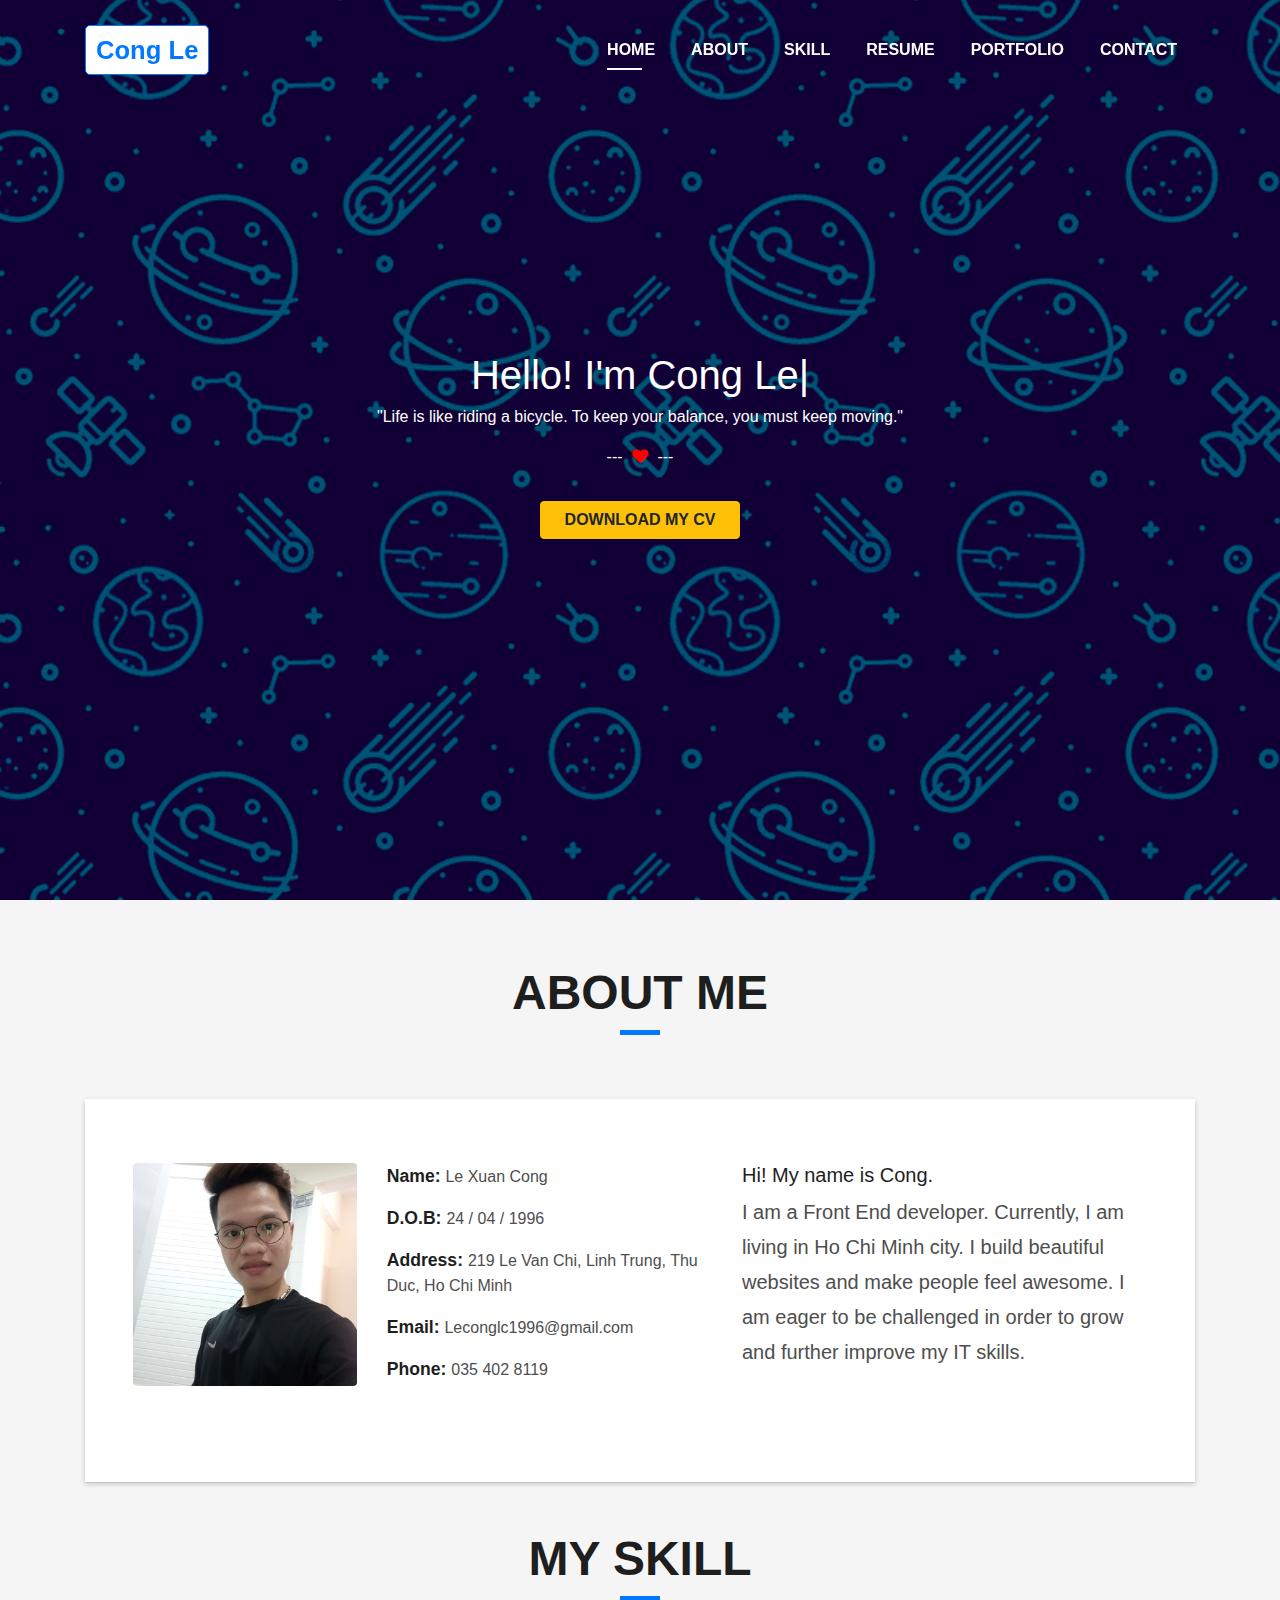
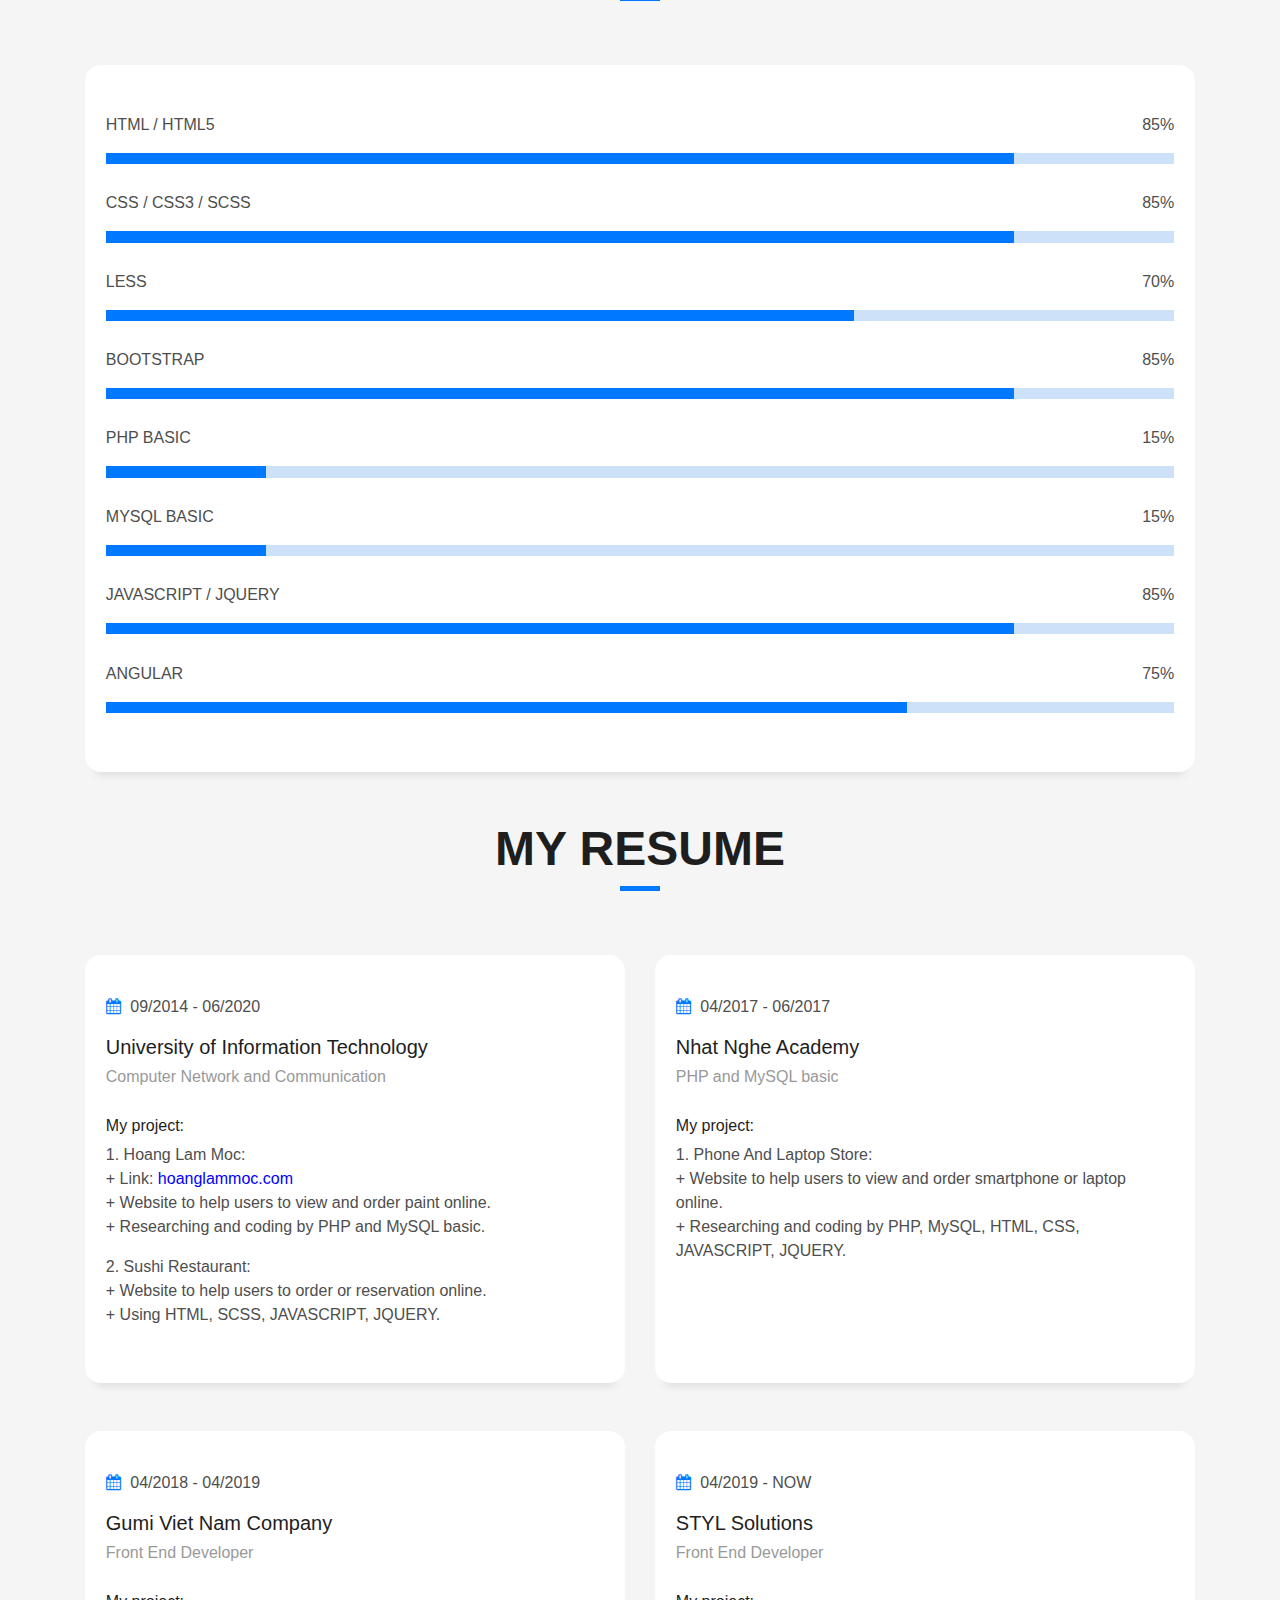
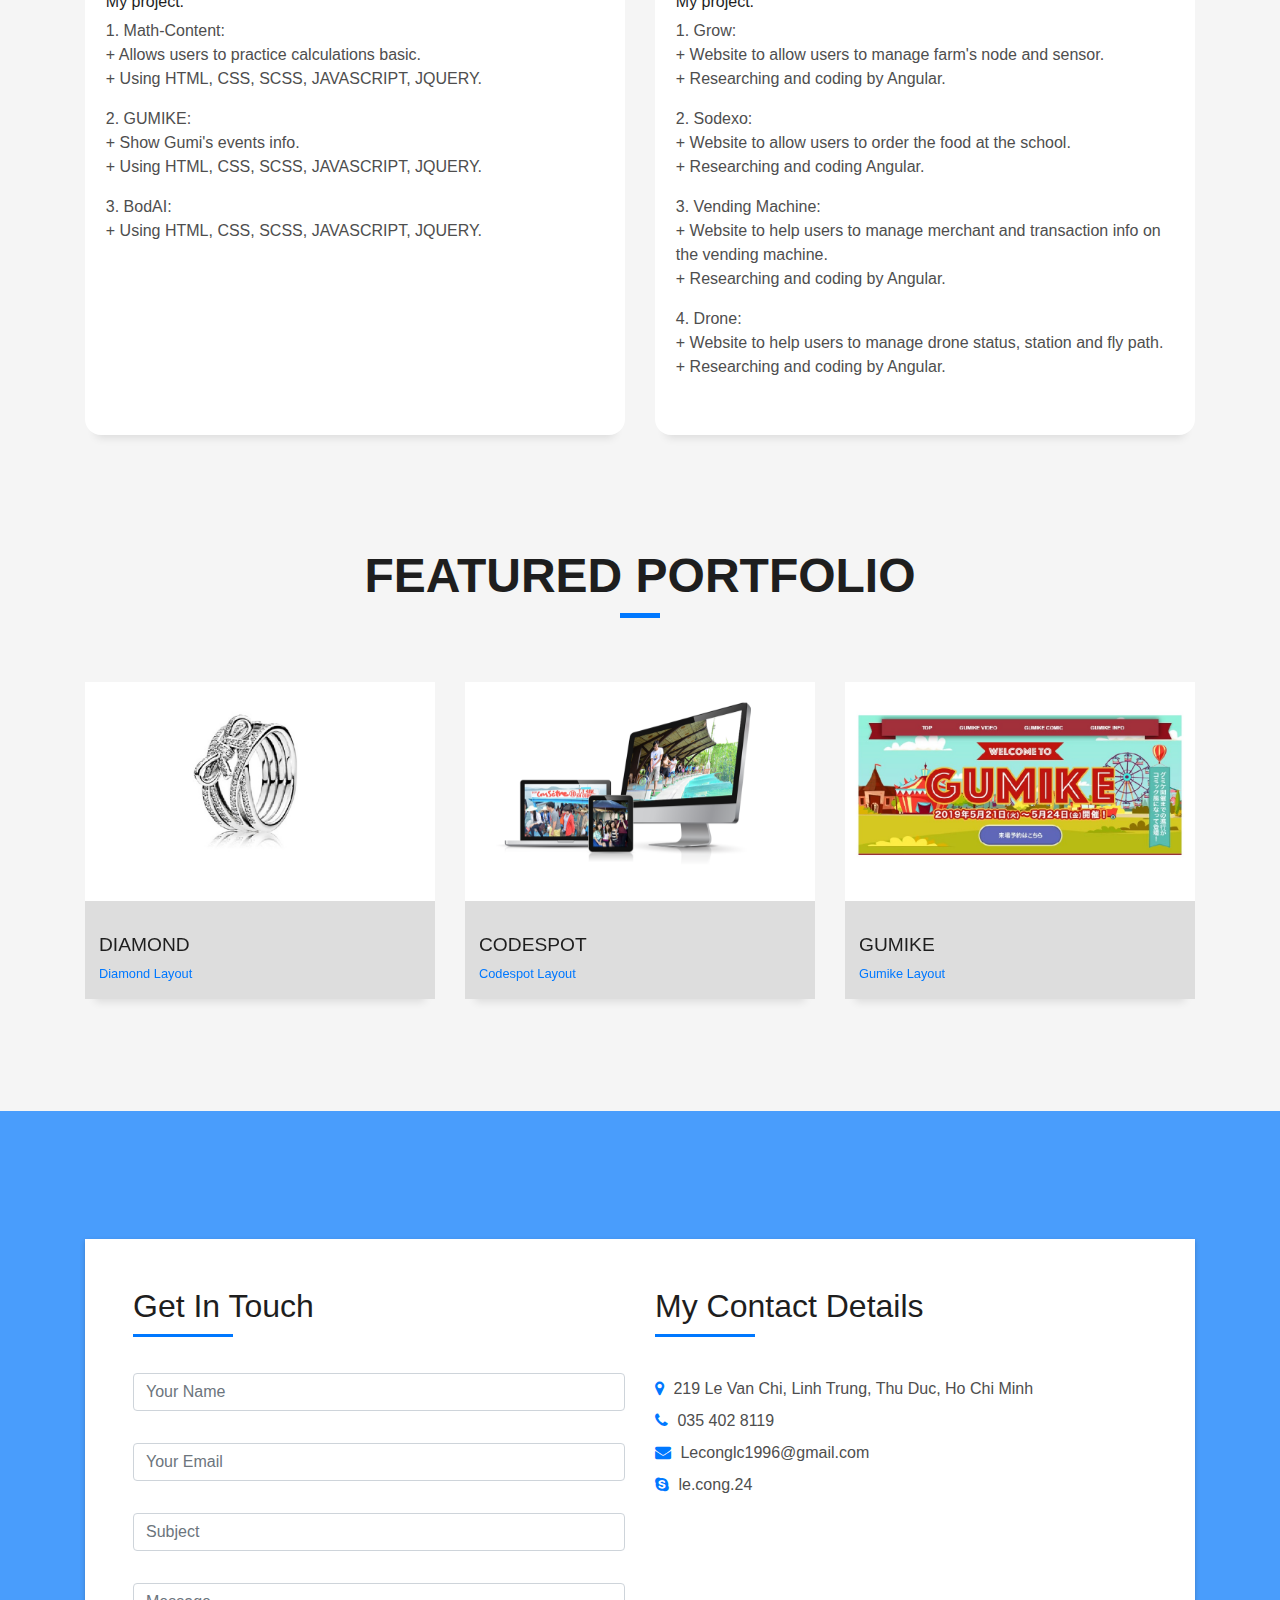
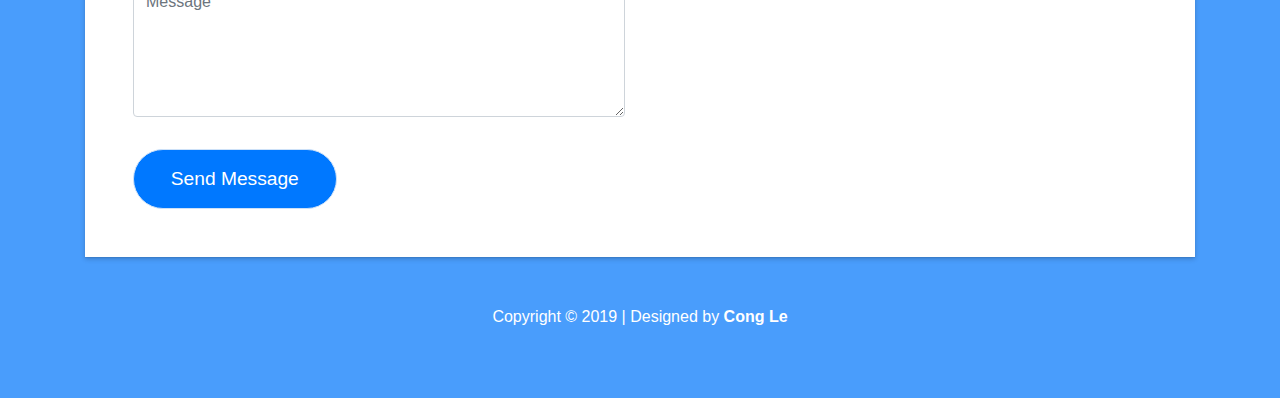
<file: index.html>
<!DOCTYPE html>
<html lang="en">

<head>
  <meta charset="utf-8">
  <title>Cong Le's CV</title>
  <meta content="width=device-width, initial-scale=1.0" name="viewport">
  <meta content="" name="keywords">
  <meta content="" name="description">

  <!-- Bootstrap CSS File -->
  <link href="lib/bootstrap/css/bootstrap.min.css" rel="stylesheet">

  <!-- Libraries CSS Files -->
  <link href="lib/font-awesome/css/font-awesome.min.css" rel="stylesheet">

  <!-- Main Stylesheet File -->
  <link href="css/style.css" rel="stylesheet">
</head>

<body id="page-top">

  <!--/ Nav Star /-->
  <nav class="navbar navbar-b navbar-trans navbar-expand-md fixed-top" id="mainNav">
    <div class="container">
      <a class="navbar-brand js-scroll logo" href="#page-top"> Cong Le </a>
      <button class="navbar-toggler collapsed" type="button" data-toggle="collapse" data-target="#navbarDefault"
        aria-controls="navbarDefault" aria-expanded="false" aria-label="Toggle navigation">
        <span></span>
        <span></span>
        <span></span>
      </button>
      <div class="navbar-collapse collapse justify-content-end" id="navbarDefault">
        <ul class="navbar-nav">
          <li class="nav-item">
            <a class="nav-link js-scroll active" href="#home">HOME</a>
          </li>
          <li class="nav-item">
            <a class="nav-link js-scroll" href="#about">ABOUT</a>
          </li>
          <li class="nav-item">
            <a class="nav-link js-scroll" href="#skill">SKILL</a>
          </li>
          <li class="nav-item">
            <a class="nav-link js-scroll" href="#resume">RESUME</a>
          </li>
          <li class="nav-item">
            <a class="nav-link js-scroll" href="#portfolio">PORTFOLIO</a>
          </li>
          <li class="nav-item">
            <a class="nav-link js-scroll" href="#contact">CONTACT</a>
          </li>
        </ul>
      </div>
    </div>
  </nav>
  <!--/ Nav End /-->

  <!--/ Intro Skew Star /-->
  <div id="home" class="intro route bg-image" style="background-image: url(img/background.gif)">
    <div class="overlay-itro"></div>
    <div class="intro-content display-table">
      <div class="table-cell">
        <div class="container">
          <span class="intro-title mb-4">Hello! I'm </span>
          <span class="intro-subtitle">
            <span class="text-slider-items">Cong Le, a Front End Developer</span>
            <strong class="text-slider"></strong>
          </span>
          <p>"Life is like riding a bicycle. To keep your balance, you must keep moving."</p>
          <p>--- <i style="color: red; margin-left: 5px; " class="fa fa-heart heart" aria-hidden="true"></i> ---</p>
          <p class="pt-3">
            <a class="btn btn-warning btn js-scroll px-4" href="./CV-LeXuanCong.pdf" role="button"
              style="font-weight: 700;" download>
              DOWNLOAD MY CV
            </a>
          </p>
        </div>
      </div>
    </div>
  </div>
  <!--/ Intro Skew End /-->

  <section id="about" class="about-mf sect-pt4 route">
    <div class="container">
      <div class="row">
        <div class="col-sm-12">
          <div class="title-box text-center">
            <h3 class="title-a">
              About Me
            </h3>
            <div class="line-mf"></div>
          </div>
        </div>
      </div>
      <div class="row">
        <div class="col-sm-12">
          <div class="box-shadow-full">
            <div class="row">
              <div class="col-md-7">
                <div class="row">
                  <div class="col-sm-5 col-md-5">
                    <div class="about-img">
                      <img src="img/it's me.jpg" class="img-fluid rounded b-shadow-a" alt="">
                    </div>
                  </div>
                  <div class="col-sm-7 col-md-7">
                    <div class="about-info">
                      <p><span class="title-s">Name: </span> <span>Le Xuan Cong</span></p>
                      <p><span class="title-s">D.O.B: </span> <span>24 / 04 / 1996</span></p>
                      <p><span class="title-s">Address: </span> <span>219 Le Van Chi, Linh Trung, Thu Duc, Ho Chi
                          Minh</span></p>
                      <p><span class="title-s">Email: </span> <span>Leconglc1996@gmail.com</span></p>
                      <p><span class="title-s">Phone: </span> <span>035 402 8119</span></p>
                    </div>
                  </div>
                </div>
              </div>
              <div class="col-md-5">
                <div class="about-me pt-4 pt-md-0">
                  <h5>Hi! My name is Cong.</h5>
                  <p class="lead" style="line-height: 35px;">
                    I am a Front End developer.
                    Currently, I am living in Ho Chi Minh city.
                    I build beautiful websites and make people feel awesome.
                    I am eager to be challenged in order to grow and further improve my IT skills.
                  </p>
                </div>
              </div>
            </div>
          </div>
        </div>
      </div>
    </div>
  </section>

  <!--/ Section Skill Star /-->
  <section id="skill" class="services-mf route">
    <div class="container">
      <div class="row">
        <div class="col-sm-12">
          <div class="title-box text-center">
            <h3 class="title-a">
              My Skill
            </h3>
            <div class="line-mf"></div>
          </div>
        </div>
      </div>
      <div class="row">
        <div class="col-md-12">
          <div class="service-box">
            <div class="skill-mf" style="line-height: 40px;">
              <span>HTML / HTML5</span> <span class="pull-right">85%</span>
              <div class="progress">
                <div class="progress-bar" role="progressbar" style="width: 85%;" aria-valuenow="85" aria-valuemin="0"
                  aria-valuemax="100"></div>
              </div>
              <span>CSS / CSS3 / SCSS</span> <span class="pull-right">85%</span>
              <div class="progress">
                <div class="progress-bar" role="progressbar" style="width: 85%" aria-valuenow="85" aria-valuemin="0"
                  aria-valuemax="100"></div>
              </div>
              <span>LESS</span> <span class="pull-right">70%</span>
              <div class="progress">
                <div class="progress-bar" role="progressbar" style="width: 70%" aria-valuenow="70" aria-valuemin="0"
                  aria-valuemax="100"></div>
              </div>
              <span>BOOTSTRAP</span> <span class="pull-right">85%</span>
              <div class="progress">
                <div class="progress-bar" role="progressbar" style="width: 85%" aria-valuenow="85" aria-valuemin="0"
                  aria-valuemax="100"></div>
              </div>
              <span>PHP BASIC</span> <span class="pull-right">15%</span>
              <div class="progress">
                <div class="progress-bar" role="progressbar" style="width: 15%" aria-valuenow="15" aria-valuemin="0"
                  aria-valuemax="100"></div>
              </div>
              <span>MYSQL BASIC</span> <span class="pull-right">15%</span>
              <div class="progress">
                <div class="progress-bar" role="progressbar" style="width: 15%" aria-valuenow="15" aria-valuemin="0"
                  aria-valuemax="100"></div>
              </div>
              <span>JAVASCRIPT / JQUERY</span> <span class="pull-right">85%</span>
              <div class="progress">
                <div class="progress-bar" role="progressbar" style="width: 85%" aria-valuenow="85" aria-valuemin="0"
                  aria-valuemax="100"></div>
              </div>
              <span>ANGULAR</span> <span class="pull-right">75%</span>
              <div class="progress">
                <div class="progress-bar" role="progressbar" style="width: 75%" aria-valuenow="75" aria-valuemin="0"
                  aria-valuemax="100"></div>
              </div>
            </div>
          </div>
        </div>
      </div>
    </div>
  </section>
  <!--/ Section Skill End /-->

  <!--/ Section Resume Star /-->
  <section id="resume" class="services-mf route">
    <div class="container">
      <div class="row">
        <div class="col-sm-12">
          <div class="title-box text-center">
            <h3 class="title-a">
              My Resume
            </h3>
            <div class="line-mf"></div>
          </div>
        </div>
      </div>
      <div class="row">
        <div class="col-md-6">
          <div class="service-box">
            <!-- <h4>Education</h4> -->
            <div class="education">
              <p class="time">
                <i class="fa fa-calendar" aria-hidden="true"></i>
                09/2014 - 06/2020
              </p>
              <p class="content">
                <h5>University of Information Technology</h5>
                <h6 class="more">Computer Network and Communication</h6>
                <h6>My project: </h6>
                <div class="project">
                  <div>1. Hoang Lam Moc:</div>
                  <div class="project-detail">
                    + Link: <a target="_blank" href="http://hoanglammoc.com/" title="Hoang Lam Moc"
                      style="color: blue;">hoanglammoc.com</a>
                  </div>
                  <div class="project-detail">
                    + Website to help users to view and order paint online.
                  </div>
                  <div class="project-detail">
                    + Researching and coding by PHP and MySQL basic.
                  </div>
                </div>
                <p></p>
                <div class="project">
                  <div>2. Sushi Restaurant:</div>
                  <div class="project-detail">
                    + Website to help users to order or reservation online.
                  </div>
                  <div class="project-detail">
                    + Using HTML, SCSS, JAVASCRIPT, JQUERY.
                  </div>
                </div>
              </p>
            </div>
          </div>
        </div>
        <div class="col-md-6">
          <div class="service-box">
            <!-- <h4>Experience</h4> -->
            <div class="experience">
              <p class="time">
                <i class="fa fa-calendar" aria-hidden="true"></i>
                04/2017 - 06/2017
              </p>
              <p class="content">
                <h5>Nhat Nghe Academy</h5>
                <h6 class="more">PHP and MySQL basic</h6>
                <h6>My project: </h6>
                <div class="project">
                  <div>1. Phone And Laptop Store:</div>
                  <div class="project-detail">
                    + Website to help users to view and order smartphone or laptop online.
                  </div>
                  <div class="project-detail">
                    + Researching and coding by PHP, MySQL, HTML, CSS, JAVASCRIPT, JQUERY.
                  </div>
                </div>
              </p>
            </div>
          </div>
        </div>
      </div>
      <div class="row">
        <div class="col-md-6">
          <div class="service-box">
            <!-- <h4>Education</h4> -->
            <div class="education">
              <p class="time">
                <i class="fa fa-calendar" aria-hidden="true"></i>
                04/2018 - 04/2019
              </p>
              <p class="content">
                <h5>Gumi Viet Nam Company</h5>
                <h6 class="more">Front End Developer</h6>
                <h6>My project: </h6>
                <div class="project">
                  <div>1. Math-Content:</div>
                  <div class="project-detail">
                    + Allows users to practice calculations basic.
                  </div>
                  <div class="project-detail">
                    + Using HTML, CSS, SCSS, JAVASCRIPT, JQUERY.
                  </div>
                </div>
                <p></p>
                <div class="project">
                  <div>2. GUMIKE:</div>
                  <div class="project-detail">
                    + Show Gumi's events info.
                  </div>
                  <div class="project-detail">
                    + Using HTML, CSS, SCSS, JAVASCRIPT, JQUERY.
                  </div>
                </div>
                <p></p>
                <div class="project">
                  <div>3. BodAI:</div>
                  <div class="project-detail">
                    + Using HTML, CSS, SCSS, JAVASCRIPT, JQUERY.
                  </div>
                </div>
              </p>
            </div>
          </div>
        </div>
        <div class="col-md-6">
          <div class="service-box">
            <!-- <h4>Experience</h4> -->
            <div class="experience">
              <p class="time">
                <i class="fa fa-calendar" aria-hidden="true"></i>
                04/2019 - NOW
              </p>
              <p class="content">
                <h5>STYL Solutions</h5>
                <h6 class="more">Front End Developer</h6>
                <h6>My project: </h6>
                <div class="project">
                  <div>1. Grow:</div>
                  <div class="project-detail">
                    + Website to allow users to manage farm's node and sensor.
                  </div>
                  <div class="project-detail">
                    + Researching and coding by Angular.
                  </div>
                </div>
                <p></p>
                <div class="project">
                  <div>2. Sodexo:</div>
                  <div class="project-detail">
                    + Website to allow users to order the food at the school.
                  </div>
                  <div class="project-detail">
                    + Researching and coding Angular.
                  </div>
                </div>
                <p></p>
                <div class="project">
                  <div>3. Vending Machine:</div>
                  <div class="project-detail">
                    + Website to help users to manage merchant and transaction info on the vending machine.
                  </div>
                  <div class="project-detail">
                    + Researching and coding by Angular.
                  </div>
                </div>
                <p></p>
                <div class="project">
                  <div>4. Drone:</div>
                  <div class="project-detail">
                    + Website to help users to manage drone status, station and fly path.
                  </div>
                  <div class="project-detail">
                    + Researching and coding by Angular.
                  </div>
                </div>
              </p>
            </div>
          </div>
        </div>
      </div>
    </div>
  </section>
  <!--/ Section Skill End /-->

  <!--/ Section Portfolio Star /-->
  <section id="portfolio" class="portfolio-mf sect-pt4 route">
    <div class="container">
      <div class="row">
        <div class="col-sm-12">
          <div class="title-box text-center">
            <h3 class="title-a">
              Featured Portfolio
            </h3>
            <div class="line-mf"></div>
          </div>
        </div>
      </div>
      <div class="row">
        <div class="col-md-4">
          <div class="work-box">
            <a href="./diamond/index.html" target="_blank" data-lightbox="gallery-mf">
              <div class="work-img">
                <img src="./img/diamond.jpg" class="img-fluid">
              </div>
              <div class="work-content">
                <div class="row">
                  <div class="col-sm-12">
                    <h2 class="w-title">DIAMOND</h2>
                    <div class="w-more">
                      <span class="w-ctegory">Diamond Layout</span>
                    </div>
                  </div>
                </div>
              </div>
            </a>
          </div>
        </div>
        <div class="col-md-4">
          <div class="work-box">
            <a href="./codespot/index.html" target="_blank" data-lightbox="gallery-mf">
              <div class="work-img">
                <img src="./img/codespot.png" class="img-fluid">
              </div>
              <div class="work-content">
                <div class="row">
                  <div class="col-sm-12">
                    <h2 class="w-title">CODESPOT</h2>
                    <div class="w-more">
                      <span class="w-ctegory">Codespot Layout</span>
                    </div>
                  </div>
                </div>
              </div>
            </a>
          </div>
        </div>
        <div class="col-md-4">
          <div class="work-box">
            <a href="http://promotion.gumi.co.jp/" target="_blank" data-lightbox="gallery-mf">
              <div class="work-img">
                <img src="./img/gumike.JPG" class="img-fluid">
              </div>
              <div class="work-content">
                <div class="row">
                  <div class="col-sm-12">
                    <h2 class="w-title">GUMIKE</h2>
                    <div class="w-more">
                      <span class="w-ctegory">Gumike Layout</span>
                    </div>
                  </div>
                </div>
              </div>
            </a>
          </div>
        </div>
      </div>
    </div>
  </section>
  <!--/ Section Portfolio End /-->

  <!--/ Section Contact-Footer Star /-->
  <section class="paralax-mf footer-paralax bg-image sect-mt4 route" style="background-image: url(img/overlay-bg.jpg)">
    <div class="overlay-mf"></div>
    <div class="container">
      <div class="row">
        <div class="col-sm-12">
          <div class="contact-mf">
            <div id="contact" class="box-shadow-full">
              <div class="row">
                <div class="col-md-6">
                  <div class="title-box-2">
                    <h5 class="title-left">
                      Get In Touch
                    </h5>
                  </div>
                  <div>
                    <form action="" method="post" role="form" class="contactForm">
                      <div id="sendmessage">Your message has been sent. Thank you!</div>
                      <div id="errormessage"></div>
                      <div class="row">
                        <div class="col-md-12 mb-3">
                          <div class="form-group">
                            <input type="text" name="name" class="form-control" id="name" placeholder="Your Name"
                              data-rule="minlen:4" data-msg="Please enter at least 4 chars" />
                            <div class="validation"></div>
                          </div>
                        </div>
                        <div class="col-md-12 mb-3">
                          <div class="form-group">
                            <input type="email" class="form-control" name="email" id="email" placeholder="Your Email"
                              data-rule="email" data-msg="Please enter a valid email" />
                            <div class="validation"></div>
                          </div>
                        </div>
                        <div class="col-md-12 mb-3">
                          <div class="form-group">
                            <input type="text" class="form-control" name="subject" id="subject" placeholder="Subject"
                              data-rule="minlen:4" data-msg="Please enter at least 8 chars of subject" />
                            <div class="validation"></div>
                          </div>
                        </div>
                        <div class="col-md-12 mb-3">
                          <div class="form-group">
                            <textarea class="form-control" name="message" rows="5" data-rule="required"
                              data-msg="Please write something for us" placeholder="Message"></textarea>
                            <div class="validation"></div>
                          </div>
                        </div>
                        <div class="col-md-12">
                          <button type="submit" class="button button-a button-big button-rouded">Send Message</button>
                        </div>
                      </div>
                    </form>
                  </div>
                </div>
                <div class="col-md-6">
                  <div class="title-box-2 pt-4 pt-md-0">
                    <h5 class="title-left">
                      My Contact Details
                    </h5>
                  </div>
                  <div class="more-info">
                    <ul class="list-ico">
                      <li><i class="fa fa-map-marker" aria-hidden="true"></i> 219 Le Van Chi, Linh Trung, Thu Duc, Ho
                        Chi Minh </li>
                      <li><i class="fa fa-phone" aria-hidden="true"></i> 035 402 8119 </li>
                      <li><i class="fa fa-envelope" aria-hidden="true"></i> Leconglc1996@gmail.com </li>
                      <li><i class="fa fa-skype" aria-hidden="true"></i> le.cong.24 </li>
                    </ul>
                  </div>
                </div>
              </div>
            </div>
          </div>
        </div>
      </div>
    </div>
    <footer>
      <div class="container">
        <div class="row">
          <div class="col-sm-12">
            <div class="copyright-box">
              <p class="copyright">Copyright &copy; 2019 | Designed by <strong>Cong Le</strong></p>
            </div>
          </div>
        </div>
      </div>
    </footer>
  </section>
  <!--/ Section Contact-footer End /-->

  <a href="#" class="back-to-top"><i class="fa fa-chevron-up" style="margin-right: 0"></i></a>
  <div id="preloader"></div>

  <!-- JavaScript Libraries -->
  <script src="lib/jquery/jquery.min.js"></script>
  <script src="lib/bootstrap/js/bootstrap.min.js"></script>
  <script src="lib/easing/easing.min.js"></script>
  <script src="lib/typed/typed.min.js"></script>
  <!-- Contact Form JavaScript File -->
  <script src="contactform/contactform.js"></script>

  <!-- Template Main Javascript File -->
  <script src="js/main.js"></script>

</body>

</html>
</file>
<file: css/style.css>
body {
  background-color: #f5f5f5;
  color: #4e4e4e;
}
h1, h2, h3, h4, h5, h6 {
  color: #1e1e1e;
}

a {
  color: #1e1e1e;
  transition: all 0.5s ease-in-out;
}

a:hover {
  color: #0078ff;
  text-decoration: none;
  transition: all 0.5s ease-in-out;
}

.box-shadow,
.paralax-mf,
.service-box,
.work-box {
  box-shadow: 0 13px 8px -10px rgba(0, 0, 0, 0.1);
}

.button:hover {
  box-shadow: 0 0 0 4px #cde1f8;
}

.bg-image {
  background-repeat: no-repeat;
  background-attachment: fixed;
  background-size: cover;
  background-position: center center;
}

.overlay-mf {
  background-color: #0078ff;
  position: absolute;
  top: 0;
  left: 0px;
  padding: 0;
  height: 100%;
  width: 100%;
  opacity: .7;
}

.paralax-mf {
  position: relative;
  padding: 8rem 0;
}

.display-table {
  width: 100%;
  height: 100%;
  display: table;
}

.table-cell {
  display: table-cell;
  vertical-align: middle;
}

/*--/ Sections /--*/

.sect-pt4 {
  padding-top: 4rem;
}

.sect-mt4 {
  margin-top: 4rem;
}

/*--/ Title s /--*/

.title-s {
  font-weight: 600;
  color: #1e1e1e;
  font-size: 1.1rem;
}

/*--/ Title A /--*/

.title-box {
  margin-bottom: 4rem;
}

.title-a {
  font-size: 3rem;
  font-weight: bold;
  text-transform: uppercase;
}

.line-mf {
  width: 40px;
  height: 5px;
  background-color: #0078ff;
  margin: 0 auto;
}

/*--/ Title Left /--*/

.title-box-2 {
  margin-bottom: 3rem;
}

.title-left {
  font-size: 2rem;
  position: relative;
}

.title-left:before {
  content: '';
  position: absolute;
  height: 3px;
  background-color: #0078ff;
  width: 100px;
  bottom: -12px;
}

/*------/ Box /------*/
.box-shadow-full {
  padding: 3rem 1.25rem;
  position: relative;
  background-color: #fff;
  margin-bottom: 3rem;
  z-index: 2;
  box-shadow: 0 1px 1px 0 rgba(0, 0, 0, 0.06), 0 2px 5px 0 rgba(0, 0, 0, 0.2);
}

/*------/ Ul resect /------*/

.list-ico {
  list-style: none;
  padding-left: 0;
  margin-bottom: 0;
  line-height: 2;
}

/* Back to top button */

.back-to-top {
  position: fixed;
  display: none;
  background: #0078ff;
  color: #fff;
  width: 44px;
  height: 44px;
  text-align: center;
  line-height: 1;
  font-size: 16px;
  border-radius: 50%;
  right: 15px;
  bottom: 15px;
  transition: background 0.5s;
  z-index: 11;
}

.back-to-top i {
  padding-top: 12px;
  color: #fff;
}

/* Prelaoder */

#preloader {
  position: fixed;
  top: 0;
  left: 0;
  right: 0;
  bottom: 0;
  z-index: 9999;
  overflow: hidden;
  background: #fff;
}

#preloader:before {
  content: "";
  position: fixed;
  top: calc(50% - 30px);
  left: calc(50% - 30px);
  border: 6px solid #f2f2f2;
  border-top: 6px solid #0078ff;
  border-radius: 50%;
  width: 60px;
  height: 60px;
  -webkit-animation: animate-preloader 1s linear infinite;
  animation: animate-preloader 1s linear infinite;
}

@-webkit-keyframes animate-preloader {
  0% {
    -webkit-transform: rotate(0deg);
    transform: rotate(0deg);
  }

  100% {
    -webkit-transform: rotate(360deg);
    transform: rotate(360deg);
  }
}

@keyframes animate-preloader {
  0% {
    -webkit-transform: rotate(0deg);
    transform: rotate(0deg);
  }

  100% {
    -webkit-transform: rotate(360deg);
    transform: rotate(360deg);
  }
}

/*======================================
//--//-->   NAVBAR
======================================*/

.navbar-b {
  transition: all .5s ease-in-out;
  background-color: transparent;
  padding-top: 1.563rem;
  padding-bottom: 1.563rem;
}

.navbar-b.navbar-reduce {
  box-shadow: 0px 6px 9px 0px rgba(0, 0, 0, 0.06);
}

.navbar-b.navbar-trans .nav-item,
.navbar-b.navbar-reduce .nav-item {
  position: relative;
  padding-right: 10px;
  padding-left: 0;
}

.navbar-b.navbar-trans .nav-link,
.navbar-b.navbar-reduce .nav-link {
  color: #fff;
  text-transform: uppercase;
  font-weight: 600;
}

.navbar-b.navbar-trans .nav-link:before,
.navbar-b.navbar-reduce .nav-link:before {
  content: '';
  position: absolute;
  margin-left: 0px;
  width: 0%;
  bottom: 0;
  left: 0;
  height: 2px;
  transition: all 500ms ease;
}

.navbar-b.navbar-trans .nav-link:hover,
.navbar-b.navbar-reduce .nav-link:hover {
  color: #1B1B1B;
}

.navbar-b.navbar-trans .nav-link:hover:before,
.navbar-b.navbar-reduce .nav-link:hover:before {
  width: 35px;
}

.navbar-b.navbar-trans .show > .nav-link:before,
.navbar-b.navbar-trans .active > .nav-link:before,
.navbar-b.navbar-trans .nav-link.show:before,
.navbar-b.navbar-trans .nav-link.active:before,
.navbar-b.navbar-reduce .show > .nav-link:before,
.navbar-b.navbar-reduce .active > .nav-link:before,
.navbar-b.navbar-reduce .nav-link.show:before,
.navbar-b.navbar-reduce .nav-link.active:before {
  width: 35px;
}

.navbar-b.navbar-trans .nav-link:before {
  background-color: #fff;
}

.navbar-b.navbar-trans .nav-link:hover {
  color: #fff;
}

.navbar-b.navbar-trans .show > .nav-link,
.navbar-b.navbar-trans .active > .nav-link,
.navbar-b.navbar-trans .nav-link.show,
.navbar-b.navbar-trans .nav-link.active {
  color: #fff;
}

.navbar-b.navbar-reduce {
  transition: all .5s ease-in-out;
  background-color: #fff;
  padding-top: 15px;
  padding-bottom: 15px;
}

.navbar-b.navbar-reduce .nav-link {
  color: #0078ff;
}

.navbar-b.navbar-reduce .nav-link:before {
  background-color: #0078ff;
}

.navbar-b.navbar-reduce .nav-link:hover {
  color: #0078ff;
}

.navbar-b.navbar-reduce .show > .nav-link,
.navbar-b.navbar-reduce .active > .nav-link,
.navbar-b.navbar-reduce .nav-link.show,
.navbar-b.navbar-reduce .nav-link.active {
  color: #0078ff;
}

.navbar-b.navbar-reduce .navbar-brand {
  color: #0078ff;
}

.navbar-b.navbar-reduce .navbar-toggler span {
  background-color: #1B1B1B;
}

.navbar-b .navbar-brand {
  color: #fff;
  font-size: 1.6rem;
  font-weight: 600;
}

.navbar-b .navbar-nav .dropdown-item.show .dropdown-menu,
.navbar-b .dropdown.show .dropdown-menu,
.navbar-b .dropdown-btn.show .dropdown-menu {
  -webkit-transform: translate3d(0px, 0px, 0px);
  transform: translate3d(0px, 0px, 0px);
  visibility: visible !important;
}

.navbar-b .dropdown-menu {
  margin: 1.12rem 0 0;
  border-radius: 0;
}

.navbar-b .dropdown-menu .dropdown-item {
  padding: .7rem 1.7rem;
  transition: all 500ms ease;
}

.navbar-b .dropdown-menu .dropdown-item:hover {
  background-color: #0078ff;
  color: #fff;
  transition: all 500ms ease;
}

.navbar-b .dropdown-menu .dropdown-item.active {
  background-color: #0078ff;
}

/*--/ Hamburger Navbar /--*/

.navbar-toggler {
  position: relative;
}

.navbar-toggler:focus,
.navbar-toggler:active {
  outline: 0;
}

.navbar-toggler span {
  display: block;
  background-color: #fff;
  height: 3px;
  width: 25px;
  margin-top: 4px;
  margin-bottom: 4px;
  -webkit-transform: rotate(0deg);
  transform: rotate(0deg);
  left: 0;
  opacity: 1;
}

.navbar-toggler span:nth-child(1),
.navbar-toggler span:nth-child(3) {
  transition: -webkit-transform .35s ease-in-out;
  transition: transform .35s ease-in-out;
  transition: transform .35s ease-in-out, -webkit-transform .35s ease-in-out;
}

.navbar-toggler:not(.collapsed) span:nth-child(1) {
  position: absolute;
  left: 12px;
  top: 10px;
  -webkit-transform: rotate(135deg);
  transform: rotate(135deg);
  opacity: 0.9;
}

.navbar-toggler:not(.collapsed) span:nth-child(2) {
  height: 12px;
  visibility: hidden;
  background-color: transparent;
}

.navbar-toggler:not(.collapsed) span:nth-child(3) {
  position: absolute;
  left: 12px;
  top: 10px;
  -webkit-transform: rotate(-135deg);
  transform: rotate(-135deg);
  opacity: 0.9;
}

/*======================================
//--//-->   INTRO
======================================*/

.intro {
  height: 100vh;
  position: relative;
  color: #fff;
}

.intro .intro-content {
  text-align: center;
  position: absolute;
}

.intro .overlay-itro {
  background-color: rgba(0, 0, 0, 0.6);
  position: absolute;
  top: 0;
  left: 0px;
  padding: 0;
  height: 100%;
  width: 100%;
  opacity: .9;
}

.intro .intro-title {
  color: #fff;
  /* font-weight: 600; */
  font-size: 2rem;
}

.intro .intro-subtitle {
  font-size: 2rem;
  font-weight: 300;
}

.intro .text-slider-items {
  display: none;
}

.intro-single {
  height: 350px;
}

.intro-single .intro-content {
  margin-top: 30px;
}

.intro-single .intro-title {
  text-transform: uppercase;
  font-size: 3rem;
}

.intro-single .breadcrumb {
  background-color: transparent;
  color: #0078ff;
}

.intro-single .breadcrumb .breadcrumb-item:before {
  color: #cde1f8;
}

.intro-single .breadcrumb .breadcrumb-item.active {
  color: #cde1f8;
}

.intro-single .breadcrumb a {
  color: #fff;
}

/*======================================
//--//-->   ABOUT
======================================*/

.about-mf .box-shadow-full {
  padding-top: 4rem;
  padding-bottom: 4rem;
}

.about-mf .about-img {
  margin-bottom: 2rem;
}

/* .about-mf .about-img img {
  margin-left: 10px;
} */

.skill-mf span {
  color: #4e4e4e;
}

.skill-mf .progress {
  background-color: #cde1f8;
  margin: .5rem 0 1.2rem 0;
  border-radius: 0;
  height: .7rem;
}

.skill-mf .progress .progress-bar {
  height: .7rem;
  background-color: #0078ff;
}

/*======================================
//--//-->   SERVICES
======================================*/

.service-box {
  background-color: #fff;
  padding: 2.5rem 1.3rem;
  border-radius: 1rem;
  margin-bottom: 3rem;
}


/*======================================
//--//-->   PORTFOLIO
======================================*/

.work-box {
  margin-bottom: 3rem;
  -webkit-backface-visibility: hidden;
  backface-visibility: hidden;
  background-color: #fff;
}

.work-box:hover img {
  -webkit-transform: scale(1.3);
  transform: scale(1.3);
}

.work-img {
  display: block;
  overflow: hidden;
}

.work-img img {
  transition: all 1s;
  width: 100%;
}

.work-content {
  padding: 2rem 3% 1rem 4%;
  background: #ddd;
}

.work-content .w-more {
  color: #4e4e4e;
  font-size: .8rem;
}

.work-content .w-more .w-ctegory {
  color: #0078ff;
}

.work-content .w-like {
  font-size: 2.5rem;
  color: #0078ff;
  float: right;
}

.work-content .w-like a {
  color: #0078ff;
}

.work-content .w-like .num-like {
  font-size: .7rem;
}

.w-title {
  font-size: 1.2rem;
}

/*======================================
//--//-->   CONTACT
======================================*/

.footer-paralax {
  padding: 4rem 0 0 0;
}

.contact-mf {
  margin-top: 4rem;
}

/*======================================
//--//-->   FOOTER
======================================*/

footer {
  text-align: center;
  color: #fff;
  padding-bottom: 4rem;
}

footer .copyright {
  margin-bottom: .3rem;
}

footer .credits {
  margin-bottom: 0;
}

footer .credits a {
  color: #fff;
}

/*======================================
//--//-->   CONtaCT FORM
======================================*/

#sendmessage {
  color: #0078ff;
  border: 1px solid #0078ff;
  display: none;
  text-align: center;
  padding: 15px;
  font-weight: 600;
  margin-bottom: 15px;
}

#errormessage {
  color: red;
  display: none;
  border: 1px solid red;
  text-align: center;
  padding: 15px;
  font-weight: 600;
  margin-bottom: 15px;
}

#sendmessage.show,
#errormessage.show,
.show {
  display: block;
}

.validation {
  color: red;
  display: none;
  margin: 0 0 20px;
  font-weight: 400;
  font-size: 13px;
}

/*======================================
//--//-->   BUTTON
======================================*/

.button {
  display: inline-block;
  padding: .3rem .6rem;
  text-align: center;
  vertical-align: middle;
  -webkit-user-select: none;
  -moz-user-select: none;
  -ms-user-select: none;
  user-select: none;
  font-size: 1rem;
  border-radius: .3rem;
  border: 1px solid transparent;
  transition: all 500ms ease;
  cursor: pointer;
}

.button:focus {
  outline: 0;
}

.button:hover {
  background-color: #0062d3;
  color: #fff;
  transition: all 500ms ease;
}

.button-a {
  background-color: #0078ff;
  color: #fff;
  border-color: #cde1f8;
}

.button-big {
  padding: .9rem 2.3rem;
  font-size: 1.2rem;
}

.button-rouded {
  border-radius: 5rem;
}

.btn-lg {
  padding: .5rem 1rem;
  font-size: 1.25rem;
  line-height: 1.5;
  border-radius: .3rem;
}


@media (min-width: 767px) {
  .about-mf .box-pl2 {
    margin-top: 3rem;
    padding-left: 0rem;
  }

  .contact-mf .box-pl2 {
    margin-top: 3rem;
    padding-left: 0rem;
  }
}

@media (min-width: 768px) {
  .box-shadow-full {
    padding: 3rem;
  }

  .navbar-b.navbar-trans .nav-item,
  .navbar-b.navbar-reduce .nav-item {
    padding-left: 10px;
  }

  .navbar-b.navbar-trans .nav-link:before,
  .navbar-b.navbar-reduce .nav-link:before {
    margin-left: 18px;
  }

  .intro .intro-title,
  .intro .intro-subtitle {
    font-size: 2.5rem;
  }

  .intro-single .intro-title {
    font-size: 3.5rem;
  }

}


@media (max-width: 1024px) {
  .bg-image {
    background-attachment: scroll;
  }
}

@media (max-width: 768px) {
  .back-to-top {
    bottom: 15px;
  }
}
.more {
  color: #999;
  margin-bottom: 30px;
}
.service-box {
  height: calc(100% - 3rem);
}
.navbar-b .navbar-brand.logo {
  background: #fff;
  padding: 5px 10px;
  border: 1px solid #0078FF;
  border-radius: 5px;
  color: #0078FF;
}
.navbar-b .navbar-brand.logo:hover {
  background: #0078FF;
  color: #fff;
}
.fa {
  margin-right: 5px;
  color: #0078FF;
}

@-webkit-keyframes pulse {
  from {
    -webkit-transform: scale3d(1, 1, 1);
    transform: scale3d(1, 1, 1);
  }

  50% {
    -webkit-transform: scale3d(1.5, 1.5, 1.5);
    transform: scale3d(1.5, 1.5, 1.5);
  }

  to {
    -webkit-transform: scale3d(1, 1, 1);
    transform: scale3d(1, 1, 1);
  }
}
@keyframes pulse {
  from {
    -webkit-transform: scale3d(1, 1, 1);
    transform: scale3d(1, 1, 1);
  }

  50% {
    -webkit-transform: scale3d(1.5, 1.5, 1.5);
    transform: scale3d(1.5, 1.5, 1.5);
  }

  to {
    -webkit-transform: scale3d(1, 1, 1);
    transform: scale3d(1, 1, 1);
  }
}

.heart {
  animation-name: pulse;
  animation-iteration-count: infinite;
  animation-duration: 1s;
  animation-fill-mode: both;
}
</file>
